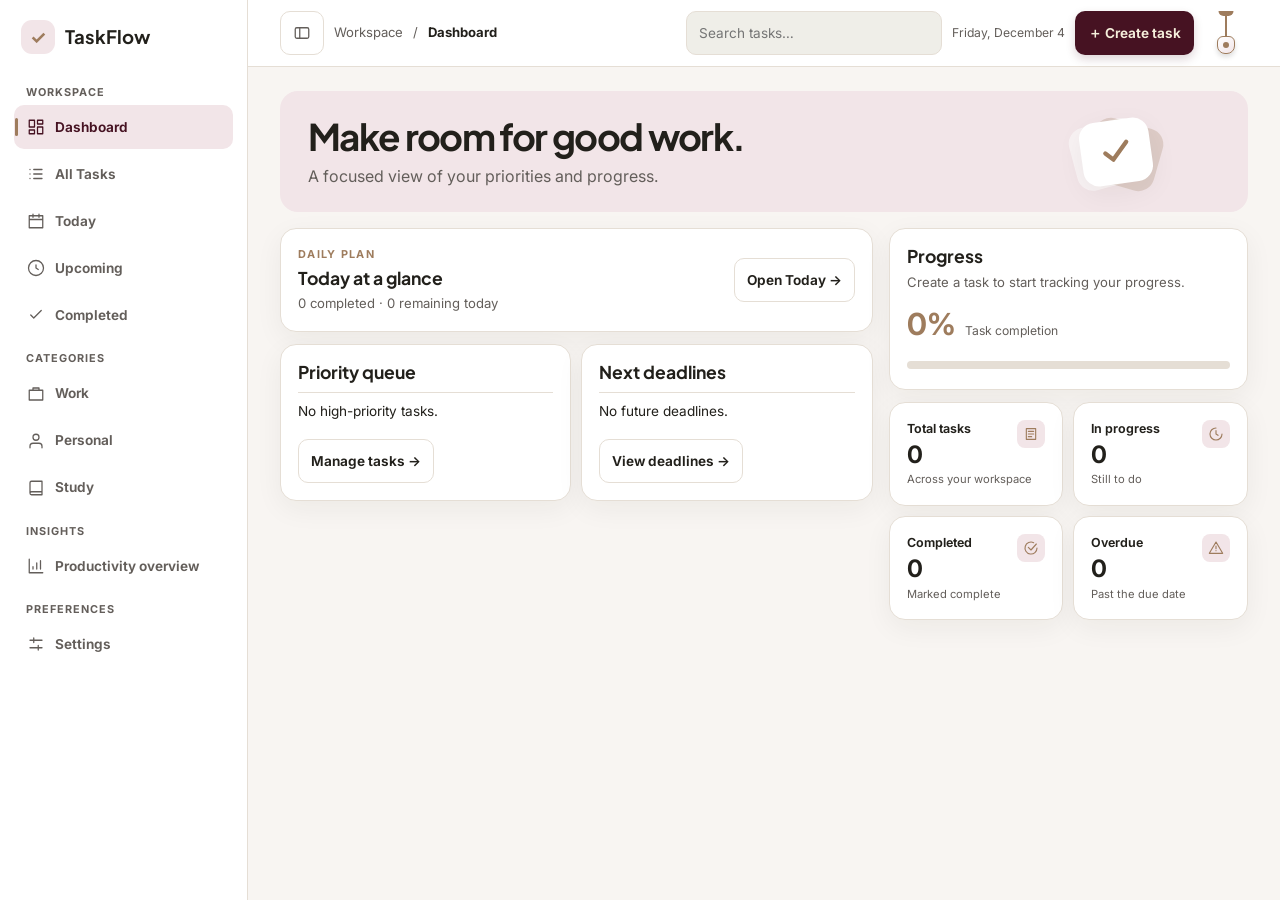
<file: task-02-productivity-tracker/index.html>
<!doctype html>
<html lang="en">
<head>
<meta charset="utf-8">
<meta name="viewport" content="width=device-width, initial-scale=1">
<meta name="description" content="Plan your work and track progress with a private, browser-based task manager.">
<title>TaskFlow · Task Manager</title>
<link rel="stylesheet" href="styles.css">
<link rel="stylesheet" href="https://fonts.googleapis.com/css2?family=Inter:wght@400;500;600;700&family=Plus+Jakarta+Sans:wght@600;700;800&display=swap">
<script src="app.js" defer></script>
</head>
<body><aside id="sidebar" aria-label="Workspace navigation"><strong class="identity"><span aria-hidden="true">✓</span>TaskFlow</strong><nav><p class="nav-label">Workspace</p><button data-view="Dashboard" aria-pressed="false"><svg aria-hidden="true" viewBox="0 0 24 24" fill="none" stroke="currentColor" stroke-width="1.7" stroke-linecap="round" stroke-linejoin="round"><path d="M3 3h7v9H3z M14 3h7v5h-7z M14 12h7v9h-7z M3 16h7v5H3z"/></svg><span>Dashboard</span></button><button data-view="All Tasks" aria-pressed="false"><svg aria-hidden="true" viewBox="0 0 24 24" fill="none" stroke="currentColor" stroke-width="1.7" stroke-linecap="round" stroke-linejoin="round"><path d="M9 6h11 M9 12h11 M9 18h11 M4 6h.01 M4 12h.01 M4 18h.01"/></svg><span>All Tasks</span></button><button data-view="Today" aria-pressed="false"><svg aria-hidden="true" viewBox="0 0 24 24" fill="none" stroke="currentColor" stroke-width="1.7" stroke-linecap="round" stroke-linejoin="round"><path d="M3 5h18v16H3z M3 10h18 M8 3v4 M16 3v4"/></svg><span>Today</span></button><button data-view="Upcoming" aria-pressed="false"><svg aria-hidden="true" viewBox="0 0 24 24" fill="none" stroke="currentColor" stroke-width="1.7" stroke-linecap="round" stroke-linejoin="round"><path d="M12 8v4l3 2 M22 12a10 10 0 1 1-20 0 10 10 0 0 1 20 0"/></svg><span>Upcoming</span></button><button data-view="Completed" aria-pressed="false"><svg aria-hidden="true" viewBox="0 0 24 24" fill="none" stroke="currentColor" stroke-width="1.7" stroke-linecap="round" stroke-linejoin="round"><path d="m5 12 4 4L19 6"/></svg><span>Completed</span></button><p class="nav-label">Categories</p><button data-view="Work" aria-pressed="false"><svg aria-hidden="true" viewBox="0 0 24 24" fill="none" stroke="currentColor" stroke-width="1.7" stroke-linecap="round" stroke-linejoin="round"><path d="M3 7h18v13H3z M8 7V4h8v3"/></svg><span>Work</span></button><button data-view="Personal" aria-pressed="false"><svg aria-hidden="true" viewBox="0 0 24 24" fill="none" stroke="currentColor" stroke-width="1.7" stroke-linecap="round" stroke-linejoin="round"><path d="M20 21v-2a4 4 0 0 0-4-4H8a4 4 0 0 0-4 4v2 M16 7a4 4 0 1 1-8 0 4 4 0 0 1 8 0"/></svg><span>Personal</span></button><button data-view="Study" aria-pressed="false"><svg aria-hidden="true" viewBox="0 0 24 24" fill="none" stroke="currentColor" stroke-width="1.7" stroke-linecap="round" stroke-linejoin="round"><path d="M4 19V5a2 2 0 0 1 2-2h14v18H6a2 2 0 0 1 0-4h14"/></svg><span>Study</span></button><p class="nav-label">Insights</p><button data-view="Productivity overview" aria-pressed="false"><svg aria-hidden="true" viewBox="0 0 24 24" fill="none" stroke="currentColor" stroke-width="1.7" stroke-linecap="round" stroke-linejoin="round"><path d="M3 3v18h18 M8 16v-3 M13 16V8 M18 16V5"/></svg><span>Productivity overview</span></button><p class="nav-label">Preferences</p><button data-view="Settings" aria-pressed="false"><svg aria-hidden="true" viewBox="0 0 24 24" fill="none" stroke="currentColor" stroke-width="1.7" stroke-linecap="round" stroke-linejoin="round"><path d="M4 7h16 M4 17h16 M9 4v6 M15 14v6"/></svg><span>Settings</span></button></nav></aside>
<a class="skip" href="#title">Skip to tasks</a>
<header class="top"><div class="wrap bar"><div class="bar-start"><button id="nav-toggle" aria-expanded="false" aria-controls="sidebar" aria-label="Toggle navigation"><svg viewBox="0 0 24 24" fill="none" stroke="currentColor" stroke-width="1.7" aria-hidden="true"><rect x="3" y="5" width="18" height="14" rx="2"/><path d="M9 5v14"/></svg></button><span>Workspace</span><span aria-hidden="true">/</span><strong id="breadcrumb">Dashboard</strong></div><div class="bar-actions"><label class="search"><span class="sr">Search tasks</span><input id="search" type="search" placeholder="Search tasks…"></label><p id="today" class="date"></p><button class="primary" id="add">＋ Create task</button><button id="theme" aria-label="Dark mode" aria-pressed="false" title="Pull to switch theme"><span class="anchor"></span><span class="cord"></span><span class="weight"></span></button></div></div></header>
<main class="wrap" id="main">
<section class="hero" aria-labelledby="title"><div><h1 id="title" tabindex="-1">Make today count.</h1><p id="greeting"></p><p class="hero-note">A clear view of what matters next.</p></div>
<div class="hero-art" aria-hidden="true"><i></i><i></i><svg viewBox="0 0 64 64" fill="none"><path d="m17 32 10 10 21-22" stroke="currentColor" stroke-width="6" stroke-linecap="round" stroke-linejoin="round"/></svg></div></section>

<div class="workspace">
<section id="overview" aria-label="Dashboard quick actions">
  <div class="panel daily"><div><p class="eyebrow">DAILY PLAN</p><h2>Today at a glance</h2><p id="daily-summary"></p></div><button data-go="Today">Open Today →</button></div>
  <div class="preview-grid">
    <section class="panel"><h2>Priority queue</h2><ul id="priority-preview" class="preview-list"></ul><button data-go="All Tasks">Manage tasks →</button></section>
    <section class="panel"><h2>Next deadlines</h2><ul id="deadline-preview" class="preview-list"></ul><button data-go="Upcoming">View deadlines →</button></section>
  </div>
</section>
<section id="tasks" tabindex="-1" class="panel" aria-labelledby="tasks-title">
<div class="panel-head"><div><h2 id="tasks-title">Tasks</h2><p id="count"></p></div></div>
<div class="filters"><div class="segments" role="group" aria-label="Task status"><button data-filter="all" aria-pressed="true">All</button><button data-filter="active" aria-pressed="false">Active</button><button data-filter="completed" aria-pressed="false">Completed</button></div>
<label class="sr" for="category-filter">Filter by category</label><select id="category-filter"><option value="">All categories</option><option>Work</option><option>Personal</option><option>Study</option></select><div class="tools"><label>Sort <select id="sort"><option value="new">Newest First</option><option value="old">Oldest First</option><option value="due">Due Date</option><option value="alpha">Alphabetical</option><option value="priority">Priority</option><option value="manual">Manual</option></select></label><div class="layout" role="group" aria-label="Task layout"><button id="layout-list" aria-label="List view" aria-pressed="true">☰</button><button id="layout" aria-label="Grid view" aria-pressed="false">▦</button></div></div></div><ul id="list"></ul><div id="empty-state" class="empty"><div class="empty-icon" aria-hidden="true"><svg viewBox="0 0 24 24" fill="none" stroke="currentColor" stroke-width="1.5"><rect x="5" y="4" width="14" height="16" rx="3"/><path d="m8 12 2 2 5-5"/></svg></div><h3 id="empty-title">No tasks yet</h3><p id="empty"></p><button type="button" id="empty-add">＋ Create task</button></div>
</section>
<aside class="metrics" aria-label="Productivity summary"><section class="insight" id="insights" tabindex="-1"><h2>Progress</h2><p id="summary"></p><div><label for="progress"><b id="percent">0%</b><span>Task completion</span></label><progress id="progress" max="100" value="0"></progress></div></section><section class="stats" aria-label="Task overview"><div><span class="stat-icon" aria-hidden="true"><svg viewBox="0 0 24 24" fill="none" stroke="currentColor" stroke-width="1.7" stroke-linecap="round" stroke-linejoin="round"><path d="M5 4h14v16H5z M8 8h8 M8 12h8 M8 16h5"/></svg></span><span>Total tasks</span><strong id="total">0</strong><small>Across your workspace</small></div><div><span class="stat-icon" aria-hidden="true"><svg viewBox="0 0 24 24" fill="none" stroke="currentColor" stroke-width="1.7" stroke-linecap="round" stroke-linejoin="round"><path d="M12 3a9 9 0 1 0 9 9 M12 7v5l3 2"/></svg></span><span>In progress</span><strong id="active">0</strong><small>Still to do</small></div><div><span class="stat-icon" aria-hidden="true"><svg viewBox="0 0 24 24" fill="none" stroke="currentColor" stroke-width="1.7" stroke-linecap="round" stroke-linejoin="round"><path d="M21 12a9 9 0 1 1-5-8 M8 11l4 4 8-9"/></svg></span><span>Completed</span><strong id="done">0</strong><small>Marked complete</small></div><div><span class="stat-icon" aria-hidden="true"><svg viewBox="0 0 24 24" fill="none" stroke="currentColor" stroke-width="1.7" stroke-linecap="round" stroke-linejoin="round"><path d="M12 3l10 17H2z M12 9v4 M12 16h.01"/></svg></span><span>Overdue</span><strong id="late">0</strong><small>Past the due date</small></div></section><section id="distribution" class="panel" hidden><h2>By category</h2><ul id="category-stats" class="preview-list"></ul><p>Based on current tasks. Completion dates are not recorded.</p></section></aside></div>
<button id="nav-backdrop" type="button" tabindex="-1" aria-label="Close navigation" hidden></button><p id="notice" role="status"></p>
</main>
<dialog id="editor" aria-labelledby="editor-title" aria-describedby="editor-subtitle">
<form id="form" novalidate>
<header class="editor-head"><span class="editor-mark" aria-hidden="true">✦</span><div><h2 id="editor-title">Create a new task</h2><p id="editor-subtitle">Organize your next priority.</p></div><button type="button" id="editor-close" aria-label="Close task editor">×</button></header>
<div class="editor-body">
<label class="field">Task title<input name="title" required maxlength="100" placeholder="e.g. Review the project brief" autofocus aria-describedby="validation"></label>
<p id="validation" role="alert"></p>
<label class="field"><span>Description <small>Optional</small></span><textarea name="notes" rows="3" maxlength="500" placeholder="Add details or a next step…"></textarea></label>
<fieldset class="choice category"><legend>Category</legend><div class="choice-row"><label><input type="radio" name="category" value="Work" checked><span><i aria-hidden="true">▣</i>Work</span></label><label><input type="radio" name="category" value="Personal"><span><i aria-hidden="true">◇</i>Personal</span></label><label><input type="radio" name="category" value="Study"><span><i aria-hidden="true">▤</i>Study</span></label></div></fieldset><fieldset class="choice priority-choice"><legend>Priority</legend><div class="choice-row"><label><input type="radio" name="priority" value="Low"><span><i aria-hidden="true">●</i>Low</span></label><label><input type="radio" name="priority" value="Medium" checked><span><i aria-hidden="true">●</i>Medium</span></label><label><input type="radio" name="priority" value="High"><span><i aria-hidden="true">●</i>High</span></label></div></fieldset>
<div class="fields">
<label class="field"><span>Due date <small>Optional</small></span><input name="due" type="date"></label>
<label class="field">Status<select name="completed"><option value="false">Active</option><option value="true">Completed</option></select></label>
</div>
</div>
<footer class="actions editor-footer"><button type="button" id="cancel">Cancel</button><button class="primary" type="submit" id="editor-save">Create task</button></footer>
</form>
</dialog>
<dialog id="confirm" aria-labelledby="delete-title"><form method="dialog"><h2 id="delete-title">Delete task?</h2><p id="delete-name"></p><div class="actions"><button class="quiet" value="cancel" autofocus>Cancel</button><button class="danger" value="delete">Delete task</button></div></form></dialog>
<dialog id="settings" aria-labelledby="settings-title"><form method="dialog"><h2 id="settings-title">Settings</h2><p>Task data is stored in this browser.</p><button type="button" id="settings-theme">Switch theme</button><button>Done</button></form></dialog><template id="row"><li class="task"><input class="check" type="checkbox"><div class="task-copy"><h3></h3><p class="notes"></p></div><div class="meta"><span class="tag"></span><span class="priority"></span><span class="due"></span></div><div class="row-actions"><button class="move-up" aria-label="Move task up">↑</button><button class="move-down" aria-label="Move task down">↓</button><button class="quiet edit">Edit</button><button class="quiet remove">Delete</button></div></li></template>
</body>
</html>
</file>
<file: task-02-productivity-tracker/styles.css>
:root {
  color-scheme: light;
  font-family: Inter, "Segoe UI", sans-serif;
  --background:#F8F5F2; --surface:#FFFFFF; --surface-secondary:#EFEEE8; --surface-muted:#F5EFDB;
  --primary:#461222; --primary-hover:#5B1B30; --primary-soft:#F2E5E8;
  --text-primary:#22201B; --text-secondary:#635E5A; --accent:#9E7C5D; --accent-soft:#DCD6C2;
  --border:#E5DED5; --success:#547A61; --warning:#B07C42; --danger:#B94B54;
  --shadow-card:0 8px 28px rgba(34,32,27,.055); --shadow-modal:0 28px 80px rgba(34,32,27,.18);
  --button-text:#F5EFDB;
  --bg:var(--background); --paper:var(--surface); --soft:var(--surface-secondary);
  --tint:var(--primary-soft); --ink:var(--text-primary); --muted:var(--text-secondary);
  --line:var(--border); --shadow:var(--shadow-card); --nav:248px; --ease:cubic-bezier(.2,.75,.25,1);
}
:root[data-theme=dark] {
  color-scheme: dark;
  --background:#22201B; --surface:#2D2924; --surface-secondary:#33241F; --surface-muted:#38332C;
  --primary:#D9B7A4; --primary-hover:#E8C9B8; --primary-soft:#49332E;
  --text-primary:#F5EFDB; --text-secondary:#DCD6C2; --accent:#B99B79; --accent-soft:#484338;
  --border:#4C443B; --success:#A0C4A5; --warning:#E0B77D; --danger:#E5A0A5;
  --shadow-card:0 8px 28px rgba(0,0,0,.14); --shadow-modal:0 28px 80px rgba(0,0,0,.35);
  --button-text:#22201B;
}
*{box-sizing:border-box}[hidden]{display:none!important}
body{margin:0;padding-left:var(--nav);background:var(--bg);color:var(--ink);line-height:1.5;transition:padding .24s var(--ease),background .32s,color .32s}
h1,h2,h3,p{margin:0}h1,h2,h3,.identity{font-family:"Plus Jakarta Sans",Inter,system-ui,sans-serif;line-height:1.15}p,small{color:var(--muted)}h2{font-size:1.1rem}
button,input,select,textarea{font:inherit;color:inherit}
button,input:not([type=checkbox]),select,textarea{min-height:44px;border:1px solid var(--line);border-radius:10px;background:var(--paper);padding:8px 12px}
button,select{cursor:pointer}button{font-size:.85rem;font-weight:650;transition:background .18s,transform .18s,color .18s}button:hover{background:var(--soft)}button:active{transform:translateY(1px)}button:disabled{opacity:.45;cursor:default}
:focus-visible{outline:3px solid var(--primary);outline-offset:3px}
.sr,.skip:not(:focus){position:absolute;width:1px;height:1px;overflow:hidden;clip-path:inset(50%)}.skip:focus{position:fixed;z-index:10;background:var(--paper);padding:12px}
.wrap{width:calc(100% - 64px);max-width:1480px;margin-inline:auto}
#sidebar{position:fixed;inset:0 auto 0 0;z-index:5;width:var(--nav);overflow:auto;background:var(--paper);border-right:1px solid var(--line);padding:20px 14px;transition:width .24s var(--ease),transform .24s var(--ease),background .32s}
.identity{display:flex;align-items:center;gap:10px;white-space:nowrap;padding:0 7px 20px;font-size:1.16rem}
.identity span{display:grid;place-items:center;flex:0 0 34px;height:34px;background:var(--tint);color:var(--accent);border-radius:11px}
#sidebar nav{display:grid;gap:3px}
.nav-label{padding:10px 12px 2px;font-size:.68rem;font-weight:700;letter-spacing:.09em;text-transform:uppercase}
#sidebar button{position:relative;display:flex;align-items:center;gap:10px;text-align:left;border-color:transparent;color:var(--muted);white-space:nowrap;overflow:hidden}
#sidebar button:hover,#sidebar [aria-current=page]{background:var(--tint);color:var(--ink)}
#sidebar [aria-current=page]::before{position:absolute;content:"";left:0;top:12px;bottom:12px;width:3px;border-radius:3px;background:var(--accent);animation:appear .2s var(--ease)}
#sidebar svg,#nav-toggle svg{width:18px;height:18px;flex:none}
.top{position:sticky;top:0;z-index:4;background:var(--paper);border-bottom:1px solid var(--line);transition:background .32s}
.bar,.bar-start,.bar-actions,.filters,.tools,.actions,.daily{display:flex;align-items:center;gap:10px}
.bar{justify-content:space-between;min-height:66px}.bar-start{min-width:0;color:var(--muted);font-size:.82rem}.bar-start strong{color:var(--ink)}.bar-actions{justify-content:flex-end}
#nav-toggle{display:grid;place-items:center;width:44px;padding:0;flex:none}
.search input{width:clamp(135px,20vw,280px);background:var(--soft);font-size:.85rem}
.date{font-size:.76rem;white-space:nowrap}
.primary{background:var(--primary);color:var(--button-text);border-color:transparent;white-space:nowrap;box-shadow:0 4px 10px rgba(70,18,34,.18)}.primary:hover{background:var(--primary-hover)}
@property --pull{syntax:"<length>";initial-value:0px;inherits:true}
#theme{position:relative;align-self:stretch;flex:0 0 44px;width:44px;min-height:44px;border:0;padding:0;background:none;touch-action:none;user-select:none;cursor:grab;z-index:1}
#theme:active{transform:none;cursor:grabbing}
.anchor,.cord,.weight{position:absolute;left:50%;pointer-events:none}
.anchor{top:0;width:15px;height:5px;transform:translateX(-50%);border-radius:0 0 5px 5px;background:var(--accent)}
.cord{top:4px;width:2px;height:calc(23px + var(--pull));transform:translateX(-50%);background:var(--accent)}
.weight{top:calc(25px + var(--pull));width:18px;height:18px;transform:translateX(-50%);border-radius:6px 6px 8px 8px;background:linear-gradient(145deg,var(--paper),var(--tint));border:1px solid var(--accent);box-shadow:0 3px 5px #0002}
.weight::after{content:"";position:absolute;inset:5px;border-radius:50%;background:var(--accent)}
#theme[aria-pressed=true] .weight::after{background:var(--warning)}
.hero{position:relative;overflow:hidden;margin:24px 0 16px;padding:24px 28px;border-radius:18px;background:var(--tint);animation:appear .23s var(--ease)}
.hero h1{font-size:clamp(1.55rem,3.4vw,2.3rem);letter-spacing:-.045em;margin-bottom:7px}
.hero-art{position:absolute;right:10%;top:50%;width:70px;height:64px;transform:translateY(-50%);pointer-events:none}
.hero-art i,.hero-art svg{position:absolute;inset:0;width:100%;height:100%;border-radius:16px}
.hero-art i:first-child{background:var(--paper);opacity:.5;transform:rotate(-15deg) translateX(-9px)}
.hero-art i:nth-child(2){background:var(--accent);opacity:.24;transform:rotate(16deg) translateX(9px)}
.hero-art svg{padding:9px;background:var(--paper);color:var(--accent);box-shadow:var(--shadow);transform:rotate(-8deg)}
body:not([data-view=Dashboard]) .hero{background:none;padding:4px 0;border-radius:0}
.workspace{display:grid;grid-template-columns:minmax(0,1fr);gap:16px;padding-bottom:30px}
body[data-view=Dashboard] .workspace{grid-template-columns:minmax(0,1.65fr) minmax(240px,1fr)}
#overview,.metrics{display:grid;gap:12px;align-content:start;min-width:0}
.preview-grid,.stats{display:grid;grid-template-columns:repeat(2,minmax(0,1fr));gap:10px}
.panel,.insight,.stats>div{min-width:0;background:var(--paper);border:1px solid var(--line);border-radius:16px;padding:17px;box-shadow:var(--shadow);transition:background .32s,border-color .32s}
.daily{justify-content:space-between}.eyebrow{font-size:.68rem;font-weight:700;letter-spacing:.12em;color:var(--accent);margin-bottom:5px}
.daily p:last-child,.insight p,#distribution p{font-size:.82rem;margin-top:6px}
.preview-list{margin:10px 0}.preview-list li{display:flex;justify-content:space-between;align-items:baseline;gap:8px;flex-wrap:wrap;border-top:1px solid var(--line);padding:8px 0;overflow-wrap:anywhere;font-size:.85rem}
.stats>div{display:grid;grid-template-columns:1fr auto;gap:2px 6px}.stats span{font-size:.78rem;font-weight:650}.stats small{grid-column:1/-1;font-size:.7rem}.stats strong{font-size:1.5rem;line-height:1.2}
.stat-icon{grid-column:2;grid-row:1/3;width:28px;height:28px;display:grid;place-items:center;border-radius:8px;background:var(--tint);color:var(--accent)}.stat-icon svg{width:16px}
.insight label{display:flex;align-items:baseline;gap:9px;font-size:.76rem;color:var(--muted);margin-top:10px}.insight b{font-size:1.9rem;color:var(--accent)}
progress{appearance:none;width:100%;height:8px;border:0;border-radius:20px;overflow:hidden;background:var(--line)}
progress::-webkit-progress-bar{background:var(--line)}progress::-webkit-progress-value{background:var(--primary);transition:width .25s}progress::-moz-progress-bar{background:var(--primary)}
.panel-head p{font-size:.8rem;margin-top:4px}.filters{margin-top:12px;flex-wrap:wrap}.tools{margin-left:auto;flex-wrap:wrap}.tools label{font-size:.82rem}
.segments,.layout{display:flex;gap:2px;padding:3px;background:var(--soft);border-radius:11px}.segments button,.layout button{border:0;background:transparent;min-height:38px}.layout button{min-width:38px;padding:5px}.segments [aria-pressed=true],.layout [aria-pressed=true]{background:var(--tint);color:var(--accent);box-shadow:0 1px 4px #0001}
select{appearance:none;background:linear-gradient(45deg,transparent 50%,var(--muted) 50%) calc(100% - 15px) center/5px 5px no-repeat,linear-gradient(135deg,var(--muted) 50%,transparent 50%) calc(100% - 10px) center/5px 5px no-repeat,var(--paper);padding-right:27px;font-size:.84rem}
ul{list-style:none;margin:12px 0 0;padding:0}
.task{display:grid;grid-template-columns:24px minmax(120px,1fr) minmax(130px,auto) auto;align-items:start;gap:12px;padding:12px 3px;border-top:1px solid var(--line);transition:background .18s,transform .18s}
.task:hover,.task.completed{background:var(--soft)}.task-copy{min-width:0;overflow-wrap:anywhere}.task h3{font-size:.93rem}.task.completed h3{text-decoration:line-through;color:var(--muted)}.notes{font-size:.8rem;white-space:pre-wrap;margin-top:3px}
.check{appearance:none;display:grid;place-items:center;width:20px;height:20px;margin:2px;border:1px solid var(--muted);border-radius:6px;background:var(--paper);cursor:pointer}
.check:checked{background:var(--accent);border-color:var(--accent);animation:pop .22s var(--ease)}.check:checked::after{content:"";width:8px;height:4px;border-left:2px solid var(--paper);border-bottom:2px solid var(--paper);transform:translateY(-1px) rotate(-45deg)}
.meta,.row-actions{display:flex;align-items:center;gap:6px;flex-wrap:wrap}.meta{font-size:.73rem;color:var(--muted)}.row-actions button{font-size:.75rem;padding:6px 8px}.tag,.priority{padding:2px 7px;border-radius:20px;background:var(--tint);color:var(--ink);font-weight:650}.priority{background:var(--soft)}.priority[data-level=High],.overdue,.remove,.danger,#validation{color:var(--danger)}
#list.grid{display:grid;grid-template-columns:repeat(3,minmax(0,1fr));gap:12px}
.grid .task{grid-template-columns:24px minmax(0,1fr);border:1px solid var(--line);border-radius:14px;padding:14px;box-shadow:var(--shadow);animation:appear .2s var(--ease)}
.grid .task:not([draggable=true]):hover{transform:translateY(-2px)}
.grid .meta,.grid .row-actions{grid-column:2}
.task[draggable=true]{cursor:grab}.date-group{color:var(--accent);font-size:.84rem;font-weight:700;margin:16px 0 4px}
.empty{text-align:center;padding:24px 8px;animation:appear .22s var(--ease)}.empty h3{font-size:1rem;margin:9px 0 5px}.empty button{margin-top:12px}
.empty-icon{display:grid;place-items:center;margin:auto;width:40px;height:40px;border-radius:12px;background:var(--tint);color:var(--accent)}.empty-icon svg{width:22px}
dialog{width:min(500px,calc(100% - 28px));max-height:calc(100dvh - 28px);border:1px solid var(--line);border-radius:20px;background:var(--paper);color:var(--ink);padding:22px;box-shadow:0 20px 65px rgba(34,32,27,.25)}
dialog[open]{animation:modal-in .22s var(--ease)}dialog.closing{animation:exit .16s ease both}
dialog::backdrop{background:rgba(34,32,27,.42);backdrop-filter:blur(4px)}
dialog form,dialog label{display:grid;gap:6px}dialog form{gap:14px}dialog input,dialog select,dialog textarea{width:100%;min-width:0}.fields{display:grid;grid-template-columns:1fr 1fr;gap:10px}.actions{justify-content:flex-end}
#validation:empty{display:none}
#notice{position:fixed;bottom:16px;right:16px;z-index:6;max-width:min(380px,calc(100% - 32px));padding:10px 14px;border-radius:10px;background:var(--ink);color:var(--paper);opacity:0;transform:translateY(8px);pointer-events:none;transition:opacity .2s,transform .2s}#notice.show{opacity:1;transform:none}
#nav-backdrop{position:fixed;inset:0;z-index:3;border:0;border-radius:0;background:rgba(34,32,27,.42)}.drawer-open{overflow:hidden}
@keyframes appear{from{opacity:0;transform:translateY(5px)}}@keyframes exit{to{opacity:0;transform:translateY(6px)}}@keyframes modal-in{from{opacity:0;transform:scale(.98) translateY(5px)}}@keyframes pop{50%{transform:scale(1.14)}}
@media(min-width:821px){body.nav-closed{--nav:76px}.nav-closed #sidebar{padding-inline:10px}.nav-closed #sidebar button span,.nav-closed .nav-label{display:none}.nav-closed .identity{font-size:0;gap:0;padding-inline:11px}.nav-closed #sidebar button{justify-content:center;padding-inline:0}}
@media(max-width:1190px){#list.grid{grid-template-columns:repeat(2,minmax(0,1fr))}.bar-start>span,.date{display:none}.preview-grid{grid-template-columns:1fr}}
@media(max-width:950px){.task{grid-template-columns:24px minmax(0,1fr) auto}.task .meta{grid-column:2;grid-row:2}.task .row-actions{grid-column:3;grid-row:1/3}.grid .row-actions{grid-column:2;grid-row:auto}.grid .meta{grid-row:auto}.wrap{width:calc(100% - 36px)}}
@media(max-width:820px){body{padding-left:0}.nav-closed #sidebar{transform:translateX(-100%)}#sidebar{top:var(--header-height,66px)}.drawer-open .top{z-index:6}}
@media(max-width:620px){.wrap{width:calc(100% - 24px)}.bar{flex-wrap:wrap;gap:6px;padding-block:6px}.bar-actions{display:contents}.search{order:2;width:100%}.search input{width:100%}.hero{margin-top:14px;padding:16px}.hero>div:first-child{max-width:76%}.hero-art{width:43px;height:40px;right:7%}.hero-art svg{padding:3px}body[data-view=Dashboard] .workspace{grid-template-columns:1fr}.panel{padding:12px}.tools{margin-left:0}.daily{align-items:flex-start;flex-direction:column}#list.grid{grid-template-columns:1fr}.task,.grid .task{grid-template-columns:24px minmax(0,1fr)}.task .row-actions,.grid .row-actions{grid-column:2;grid-row:auto}.fields{gap:6px}}
@media(max-width:355px){.bar-start strong{display:none}.segments button{padding-inline:8px}.fields{grid-template-columns:1fr}}
@media(prefers-reduced-motion:reduce){*,*::before,*::after{animation:none!important;transition:none!important}}


/* Task editor */
#sidebar [aria-current=page]{color:var(--primary)}
#editor{width:min(580px,calc(100% - 24px));padding:0;border-radius:22px;box-shadow:var(--shadow-modal)}
#editor form{gap:0}
.editor-head{display:grid;grid-template-columns:44px minmax(0,1fr) 44px;align-items:center;gap:12px;padding:20px 24px;border-bottom:1px solid var(--line);background:var(--tint)}
.editor-head h2{font-size:clamp(1.12rem,4vw,1.42rem)}
.editor-head p{font-size:.83rem;margin-top:4px}
.editor-mark{display:grid;place-items:center;width:44px;height:44px;border-radius:12px;background:var(--primary);color:var(--button-text);font-size:1.2rem}
#editor-close{font-size:1.35rem;padding:0;line-height:1}
.editor-body{display:grid;gap:14px;padding:19px 24px}
.editor-body .field,.choice legend{font-size:.85rem;font-weight:650}
.editor-body small{font-weight:400;margin-left:4px}
.editor-body input:not([type=radio]),.editor-body textarea,.editor-body select{font-size:.9rem;font-weight:400;transition:border-color .16s,box-shadow .16s}
.editor-body input[name=title]{min-height:48px}
.editor-body textarea{min-height:84px;resize:vertical}
.editor-body :is(input,textarea,select):focus-visible{border-color:var(--primary);outline:2px solid var(--primary);outline-offset:1px}
.editor-body [aria-invalid=true]{border-color:var(--danger)}
#validation{font-size:.83rem;margin-top:-8px;animation:appear .18s var(--ease)}
.choice{min-width:0;padding:0;border:0;margin:0}
.choice legend{padding:0;margin-bottom:6px}
.choice-row{display:grid;grid-template-columns:repeat(3,minmax(0,1fr));gap:6px}
.choice label{position:relative;display:block;cursor:pointer}
.choice input{position:absolute;inset:0;opacity:0;margin:0;cursor:pointer}
.choice span{display:flex;align-items:center;justify-content:center;gap:5px;min-height:44px;border:1px solid var(--line);border-radius:9px;padding:5px 2px;font-size:.8rem;transition:background .16s,border-color .16s}
.choice i{font-style:normal;color:var(--accent)}
.choice input:checked+span{border-color:var(--primary);background:var(--tint);color:var(--primary);font-weight:700}
.choice input:focus-visible+span{outline:2px solid var(--primary);outline-offset:2px}
.priority-choice input[value=Low]+span i{color:var(--success)}
.priority-choice input[value=Medium]+span i{color:var(--warning)}
.priority-choice input[value=High]+span i{color:var(--danger)}
.editor-footer{padding:14px 24px;border-top:1px solid var(--line);background:var(--soft)}
.editor-footer .primary:hover{transform:translateY(-1px)}
.editor-footer .primary:active{transform:translateY(1px)}
dialog[open]::backdrop{animation:backdrop-in .22s ease both}
dialog.closing::backdrop{animation:backdrop-out .16s ease both}
@keyframes backdrop-in{from{opacity:0}}
@keyframes backdrop-out{to{opacity:0}}
@media(max-width:420px){.editor-head,.editor-body,.editor-footer{padding-inline:13px}.editor-head{gap:8px}.editor-body{gap:12px}}
</file>
